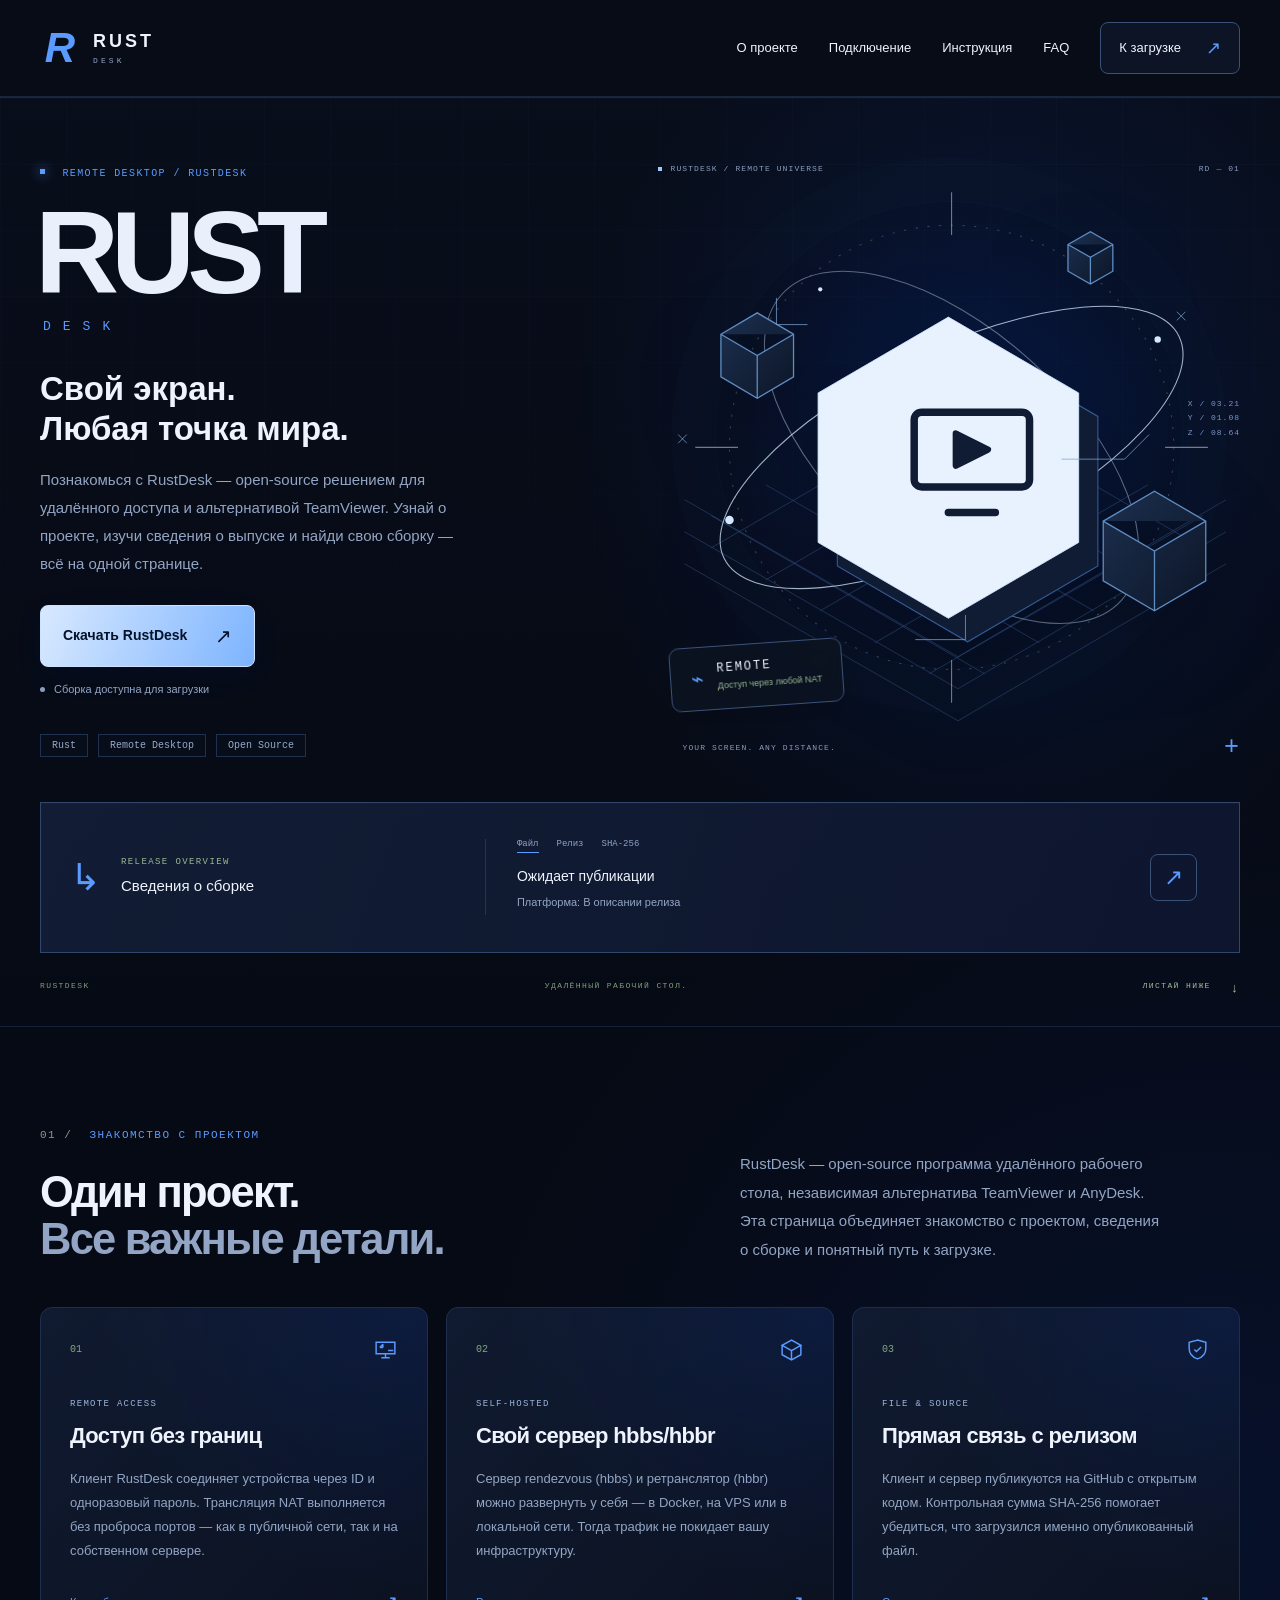
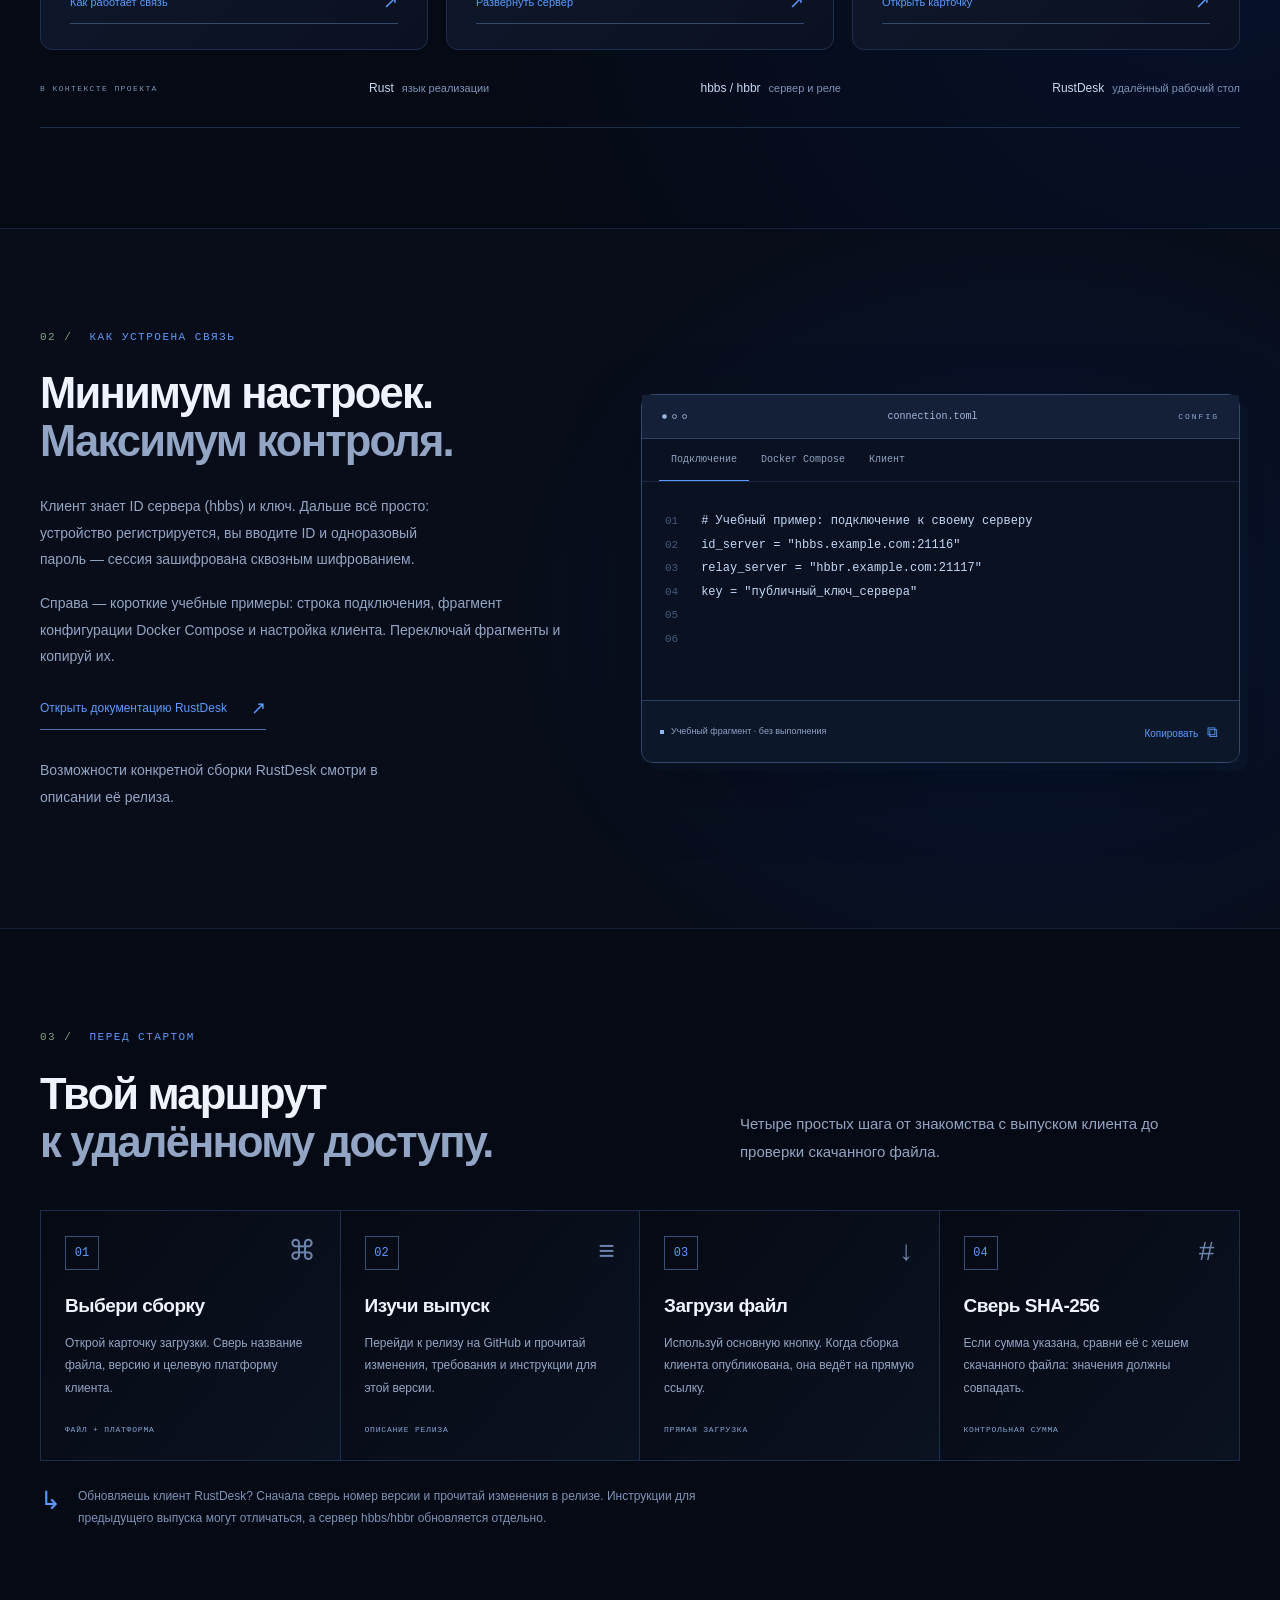
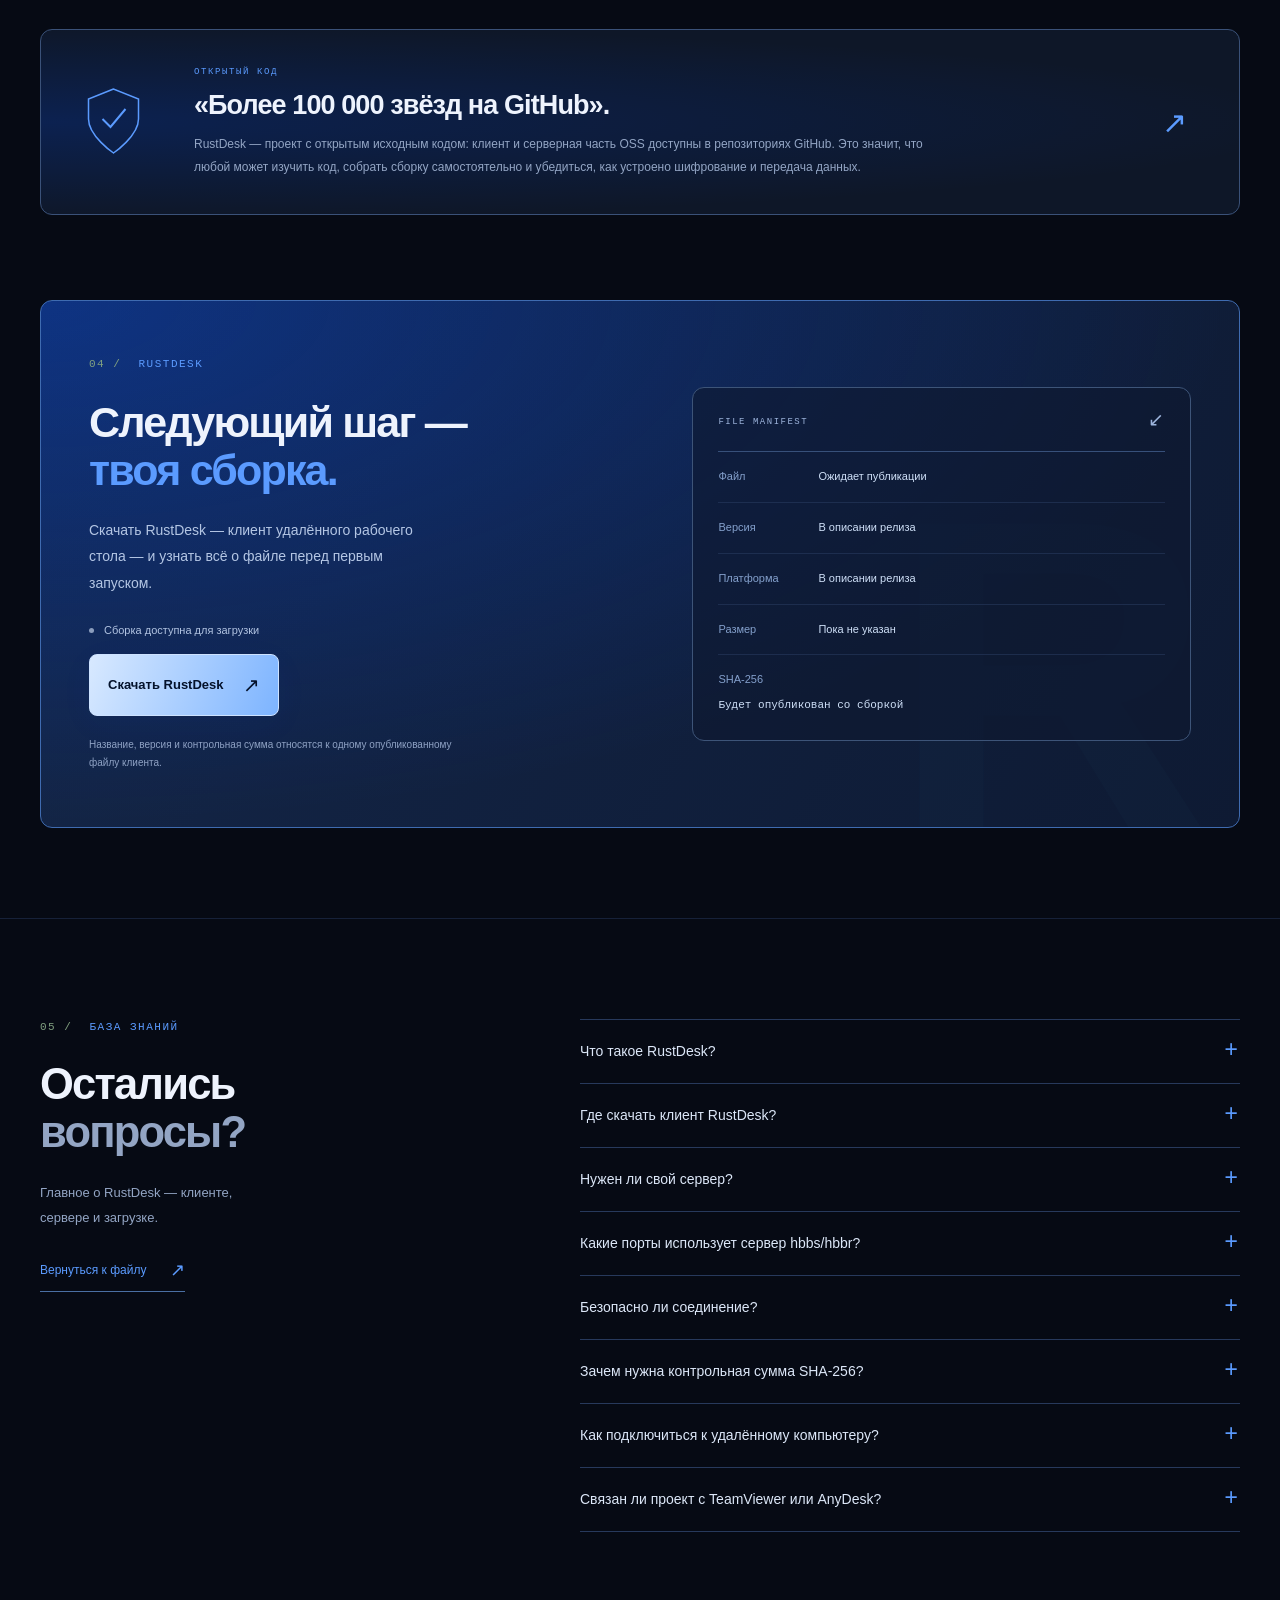
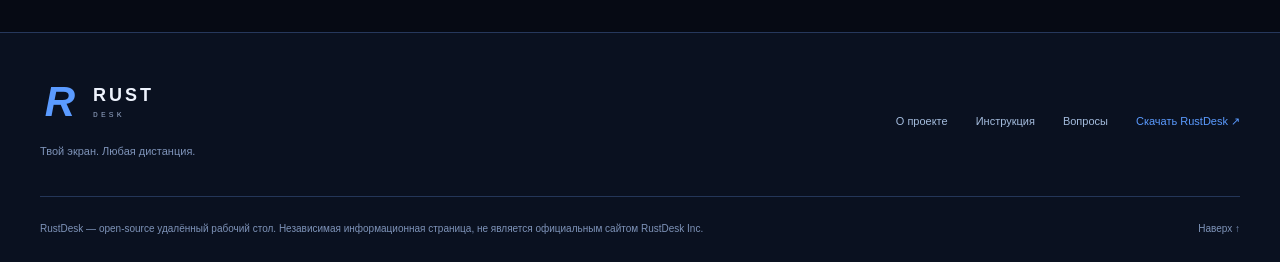
<file: index.html>
<!doctype html>
<html lang="ru">
<head>
  <meta charset="utf-8">
  <meta name="viewport" content="width=device-width, initial-scale=1">
  <meta name="theme-color" content="#060a14">
  <title>RustDesk — удалённый рабочий стол: скачать и узнать о проекте</title>
  <meta name="description" content="RustDesk — open-source удалённый рабочий стол, альтернатива TeamViewer: сведения о проекте, загрузка клиента, версия, платформа и SHA-256. Самостоятельный хостинг сервера, инструкция и ответы на вопросы.">
  <meta name="robots" content="index,follow">
  <meta property="og:type" content="website">
  <meta property="og:site_name" content="RustDesk">
  <meta property="og:title" content="RustDesk — удалённый рабочий стол: скачать и узнать о проекте">
  <meta property="og:description" content="Знакомство с RustDesk — open-source решением для удалённого доступа: клиент, сервер, шифрование, инструкция по загрузке и миру Rust. Все сведения о файле в одном месте.">
  <meta property="og:locale" content="ru_RU">
  <meta name="twitter:card" content="summary_large_image">
  <meta name="twitter:title" content="RustDesk — удалённый рабочий стол: скачать и узнать о проекте">
  <meta name="twitter:description" content="Знакомство с RustDesk — open-source решением для удалённого доступа: клиент, сервер, шифрование, инструкция по загрузке.">
  <!-- SEO_ORIGIN_START --><!-- SEO_ORIGIN_END -->
  <script type="application/ld+json" id="software-schema">{"@context":"https://schema.org","@type":"SoftwareApplication","name":"RustDesk","applicationCategory":"UtilitiesApplication","operatingSystem":"Windows, macOS, Linux, Android, iOS","description":"RustDesk — open-source удалённый рабочий стол: сведения о проекте, загрузка клиента, версия, платформа и SHA-256. Самостоятельный хостинг сервера, инструкция и ответы на вопросы."}</script>
  <link rel="icon" type="image/svg+xml" href="data:image/svg+xml,%3Csvg xmlns='http://www.w3.org/2000/svg' viewBox='0 0 40 40'%3E%3Crect width='40' height='40' rx='10' fill='%23060a14'/%3E%3Crect x='7' y='9' width='26' height='17' rx='2.5' fill='none' stroke='%235b9bff' stroke-width='2.5'/%3E%3Cpath d='M14 31h12' stroke='%235b9bff' stroke-width='2.5' stroke-linecap='round'/%3E%3Cpath d='m17 14 7 3.5-7 3.5Z' fill='%235b9bff'/%3E%3C/svg%3E">
  <link rel="stylesheet" href="./style.css">
  <link rel="stylesheet" href="./effects.css">
  <script src="./config.js" defer></script>
  <script src="./script.js" defer></script>
</head>
<body class="rustdesk">
  <a class="skip" href="#main">Перейти к содержанию</a>
  <header class="site-header">
    <div class="wrap header-inner">
      <a class="brand" href="#main" aria-label="RustDesk — главная"><span class="logo-mark" aria-hidden="true">R</span><span>RUST<span class="brand-sub">DESK</span></span></a>
      <nav id="site-nav" aria-label="Главная навигация"><a href="#about">О проекте</a><a href="#details">Подключение</a><a href="#guide">Инструкция</a><a href="#faq">FAQ</a><a class="nav-download" href="#download">К загрузке <span aria-hidden="true">↗</span></a></nav>
      <button class="menu-toggle" type="button" aria-controls="site-nav" aria-expanded="false" aria-label="Открыть меню"><span></span><span></span></button>
    </div>
  </header>
  <main id="main">
    <section class="hero" aria-labelledby="hero-title">
      <div class="hero-grid" aria-hidden="true"></div>
      <div class="wrap hero-layout">
        <div class="hero-copy">
          <p class="eyebrow"><span class="mini-dot"></span> REMOTE DESKTOP / RUSTDESK</p>
          <h1 id="hero-title">RUST<span>DESK</span></h1>
          <h2>Свой экран.<br>Любая точка мира.</h2>
          <p class="hero-description">Познакомься с RustDesk — open-source решением для удалённого доступа и альтернативой TeamViewer. Узнай о проекте, изучи сведения о выпуске и найди свою сборку — всё на одной странице.</p>
          <div class="actions"><a class="button" href="#download" data-download>Скачать RustDesk <span aria-hidden="true">↗</span></a></div>
          <p class="note download-status"><span class="status-dot" aria-hidden="true"></span><span data-field="downloadStatus">Ссылка на сборку скоро появится</span></p>
          <div class="hero-tags" aria-label="Тематика проекта"><span>Rust</span><span>Remote Desktop</span><span>Open Source</span></div>
        </div>
        <div class="hero-visual" aria-label="Иллюстрация RustDesk: экран удалённого доступа среди орбит и объёмных блоков" role="img">
          <div class="visual-halo"></div>
          <div class="visual-topline"><span><i></i> RUSTDESK / REMOTE UNIVERSE</span><span>RD — 01</span></div>
          <svg class="orbit-art" viewBox="0 0 600 570" fill="none" aria-hidden="true">
            <defs><linearGradient id="orbitStroke" x1="100" y1="60" x2="510" y2="470"><stop stop-color="#d5e8ff"/><stop offset="1" stop-color="#345c96"/></linearGradient><linearGradient id="hexFill" x1="177" y1="174" x2="390" y2="420"><stop stop-color="#e8f2ff"/><stop offset=".5" stop-color="#a3c8f7"/><stop offset="1" stop-color="#3a7bd5"/></linearGradient><linearGradient id="blockFill" x1="0" y1="0" x2="1" y2="1"><stop stop-color="#1c3050"/><stop offset="1" stop-color="#0c1526"/></linearGradient></defs>
            <g stroke="#33507e" stroke-width=".7" opacity=".7"><path d="M53 350 309 497 560 350M53 380l256 147 251-147M53 320l256 147 251-147M78 365 334 217M129 395l256-148M180 424l256-148M231 454l256-148M282 483l256-148M334 483 78 335M385 454 129 306M436 424 180 276M487 395 231 247M538 365 282 217"/></g>
            <g class="orbit-rings" stroke="url(#orbitStroke)"><ellipse cx="303" cy="271" rx="237" ry="91" transform="rotate(-26 303 271)" opacity=".75"/><ellipse cx="303" cy="271" rx="214" ry="110" transform="rotate(42 303 271)" opacity=".4"/><circle cx="303" cy="271" r="208" stroke-dasharray="2 9" opacity=".22"/><path d="M303 32v40m0 398v40M63 271h40m400 0h40" opacity=".5"/></g>
            <g fill="url(#blockFill)" stroke="#5f8ec4" stroke-width="1.2"><path d="m87 165 34-20 34 20v40l-34 20-34-20Zm0 0 34 20 34-20m-34 20v40"/><path d="m445 340 48-28 48 28v56l-48 28-48-28Zm0 0 48 28 48-28m-48 28v56"/><path d="m412 81 21-12 21 12v25l-21 12-21-12Zm0 0 21 12 21-12m-21 12v25"/></g>
            <path d="m309 158 122 71v140l-122 71-122-71V220Z" fill="#0f1c33" transform="translate(9 13)" stroke="#345c96" stroke-width="1"/>
            <path d="m300 149 122 71v140l-122 71-122-71V220Z" fill="url(#hexFill)" stroke="#d5e8ff" stroke-width=".8"/>
            <g stroke="#0f1c33" stroke-width="7" stroke-linecap="round" stroke-linejoin="round" fill="none"><rect x="268" y="238" width="108" height="70" rx="7"/><path d="M300 332h44"/></g>
            <g stroke="#0f1c33" stroke-width="6" stroke-linecap="round" stroke-linejoin="round"><path d="m307 258 30 15-30 15Z" fill="#0f1c33"/></g>
            <g fill="#d5e8ff"><circle cx="95" cy="339" r="4"/><circle cx="496" cy="170" r="3"/><circle cx="180" cy="123" r="2"/></g>
            <g stroke="#7ea3d0" stroke-width=".7"><path d="M168 156h-29v-25M406 282h59l23-23M316 428v23h-47"/><path d="m47 259 8 8m0-8-8 8m467-123 8 8m0-8-8 8"/></g>
          </svg>
          <div class="visual-label label-luau"><span class="label-symbol">⌁</span><div><strong>REMOTE</strong><span>Доступ через любой NAT</span></div></div>
          <div class="visual-coordinate">X / 03.21<br>Y / 01.08<br>Z / 08.64</div>
          <div class="visual-bottomline"><span>YOUR SCREEN. ANY DISTANCE.</span><span class="visual-cross">+</span></div>
        </div>
      </div>
      <div class="wrap release-glance">
        <div class="glance-caption"><span class="glance-icon" aria-hidden="true">↳</span><div><span>RELEASE OVERVIEW</span><strong>Сведения о сборке</strong></div></div>
        <div class="glance-content"><div class="detail-tabs" aria-label="Сведения о загрузке"><button type="button" data-detail="file" aria-pressed="true">Файл</button><button type="button" data-detail="release" aria-pressed="false">Релиз</button><button type="button" data-detail="hash" aria-pressed="false">SHA-256</button></div><div class="detail-panel" data-panel="file"><strong data-field="fileName">Появится вместе со сборкой</strong><p>Платформа: <span data-field="platform">Уточняется для сборки</span></p></div><div class="detail-panel" data-panel="release" hidden><strong>Версия: <span data-field="version">Указана в релизе</span></strong><p data-field="releaseHost">Источник будет указан с релизом</p></div><div class="detail-panel" data-panel="hash" hidden><strong>Контрольная сумма файла</strong><p class="hash" data-field="sha256">Пока не опубликован</p></div></div>
        <a class="glance-link" href="#download" aria-label="Перейти к полной карточке сборки">↗</a>
      </div>
      <div class="wrap hero-bottom"><span>RUSTDESK</span><span>УДАЛЁННЫЙ РАБОЧИЙ СТОЛ.</span><a href="#about">ЛИСТАЙ НИЖЕ <span aria-hidden="true">↓</span></a></div>
    </section>

    <section class="section" id="about" aria-labelledby="about-title">
      <div class="wrap">
        <div class="section-heading"><div><p class="eyebrow"><span class="section-index">01 /</span> ЗНАКОМСТВО С ПРОЕКТОМ</p><h2 id="about-title">Один проект.<br><span>Все важные детали.</span></h2></div><p class="section-intro">RustDesk — open-source программа удалённого рабочего стола, независимая альтернатива TeamViewer и AnyDesk. Эта страница объединяет знакомство с проектом, сведения о сборке и понятный путь к загрузке.</p></div>
        <div class="grid-three">
          <article class="card"><div class="card-top"><span class="card-number">01</span><svg class="line-icon" viewBox="0 0 24 24" fill="none" stroke="currentColor" stroke-width="1.4" aria-hidden="true"><path d="M3 5h18v11H3zM8 20h8m-4-4v4M6.5 10l3-3m0 3h-3m3 0v-3m5 6h5"/></svg></div><span class="card-label">REMOTE ACCESS</span><h3>Доступ без границ</h3><p>Клиент RustDesk соединяет устройства через ID и одноразовый пароль. Трансляция NAT выполняется без проброса портов — как в публичной сети, так и на собственном сервере.</p><a class="text-link" href="#details">Как работает связь <span aria-hidden="true">↗</span></a></article>
          <article class="card"><div class="card-top"><span class="card-number">02</span><svg class="line-icon" viewBox="0 0 24 24" fill="none" stroke="currentColor" stroke-width="1.4" aria-hidden="true"><path d="M12 3 3 8l9 5 9-5-9-5Zm-9 5v9l9 5 9-5V8M12 13v9"/></svg></div><span class="card-label">SELF-HOSTED</span><h3>Свой сервер hbbs/hbbr</h3><p>Сервер rendezvous (hbbs) и ретранслятор (hbbr) можно развернуть у себя — в Docker, на VPS или в локальной сети. Тогда трафик не покидает вашу инфраструктуру.</p><a class="text-link" href="#guide">Развернуть сервер <span aria-hidden="true">↗</span></a></article>
          <article class="card"><div class="card-top"><span class="card-number">03</span><svg class="line-icon" viewBox="0 0 24 24" fill="none" stroke="currentColor" stroke-width="1.4" aria-hidden="true"><path d="M12 3 4 5v6c0 5 3.4 8.4 8 10 4.6-1.6 8-5 8-10V5l-8-2Zm-3 9 2 2 4.5-4.5"/></svg></div><span class="card-label">FILE &amp; SOURCE</span><h3>Прямая связь с релизом</h3><p>Клиент и сервер публикуются на GitHub с открытым кодом. Контрольная сумма SHA-256 помогает убедиться, что загрузился именно опубликованный файл.</p><a class="text-link" href="#download">Открыть карточку <span aria-hidden="true">↗</span></a></article>
        </div>
        <div class="context-strip"><span class="context-label">В КОНТЕКСТЕ ПРОЕКТА</span><span><b>Rust</b> язык реализации</span><span><b>hbbs / hbbr</b> сервер и реле</span><span><b>RustDesk</b> удалённый рабочий стол</span></div>
      </div>
    </section>

    <section class="section detail-section" id="details" aria-labelledby="details-title">
      <div class="wrap code-layout">
        <div class="code-copy"><p class="eyebrow"><span class="section-index">02 /</span> КАК УСТРОЕНА СВЯЗЬ</p><h2 id="details-title">Минимум настроек.<br><span>Максимум контроля.</span></h2><p class="section-intro">Клиент знает ID сервера (hbbs) и ключ. Дальше всё просто: устройство регистрируется, вы вводите ID и одноразовый пароль — сессия зашифрована сквозным шифрованием.</p><p>Справа — короткие учебные примеры: строка подключения, фрагмент конфигурации Docker Compose и настройка клиента. Переключай фрагменты и копируй их.</p><a class="text-link" href="https://rustdesk.com/docs" target="_blank" rel="noopener noreferrer">Открыть документацию RustDesk <span aria-hidden="true">↗</span></a><p class="code-caption">Возможности конкретной сборки RustDesk смотри в описании её релиза.</p></div>
        <div class="code-window" data-glow>
          <div class="code-titlebar"><span class="window-dots" aria-hidden="true"><i></i><i></i><i></i></span><span>connection.toml</span><span class="code-language">CONFIG</span></div>
          <div class="code-toolbar" aria-label="Учебные примеры кода"><button type="button" data-sample="hello" aria-pressed="true">Подключение</button><button type="button" data-sample="table" aria-pressed="false">Docker Compose</button><button type="button" data-sample="function" aria-pressed="false">Клиент</button></div>
          <div class="code-body"><div class="line-numbers" aria-hidden="true">01<br>02<br>03<br>04<br>05<br>06</div><pre><code id="code-sample"># Учебный пример: подключение к своему серверу
id_server = "hbbs.example.com:21116"
relay_server = "hbbr.example.com:21117"
key = "публичный_ключ_сервера"</code></pre></div>
          <div class="code-footer"><span><i></i> Учебный фрагмент · без выполнения</span><button class="copy-code" type="button" data-copy-code>Копировать <span aria-hidden="true">⧉</span></button></div>
        </div>
      </div>
    </section>

    <section class="section guide-section" id="guide" aria-labelledby="guide-title">
      <div class="wrap"><div class="section-heading"><div><p class="eyebrow"><span class="section-index">03 /</span> ПЕРЕД СТАРТОМ</p><h2 id="guide-title">Твой маршрут<br><span>к удалённому доступу.</span></h2></div><p class="section-intro">Четыре простых шага от знакомства с выпуском клиента до проверки скачанного файла.</p></div>
        <div class="guide-grid">
          <article class="guide-step"><div class="step-top"><span>01</span><span class="step-symbol" aria-hidden="true">⌘</span></div><h3>Выбери сборку</h3><p>Открой карточку загрузки. Сверь название файла, версию и целевую платформу клиента.</p><span class="step-tag">ФАЙЛ + ПЛАТФОРМА</span></article>
          <article class="guide-step"><div class="step-top"><span>02</span><span class="step-symbol" aria-hidden="true">≡</span></div><h3>Изучи выпуск</h3><p>Перейди к релизу на GitHub и прочитай изменения, требования и инструкции для этой версии.</p><span class="step-tag">ОПИСАНИЕ РЕЛИЗА</span></article>
          <article class="guide-step"><div class="step-top"><span>03</span><span class="step-symbol" aria-hidden="true">↓</span></div><h3>Загрузи файл</h3><p>Используй основную кнопку. Когда сборка клиента опубликована, она ведёт на прямую ссылку.</p><span class="step-tag">ПРЯМАЯ ЗАГРУЗКА</span></article>
          <article class="guide-step"><div class="step-top"><span>04</span><span class="step-symbol" aria-hidden="true">#</span></div><h3>Сверь SHA-256</h3><p>Если сумма указана, сравни её с хешем скачанного файла: значения должны совпадать.</p><span class="step-tag">КОНТРОЛЬНАЯ СУММА</span></article>
        </div>
        <div class="guide-note"><span aria-hidden="true">↳</span><p>Обновляешь клиент RustDesk? Сначала сверь номер версии и прочитай изменения в релизе. Инструкции для предыдущего выпуска могут отличаться, а сервер hbbs/hbbr обновляется отдельно.</p></div>
      </div>
    </section>

    <section class="trust-section" id="trust" aria-labelledby="trust-title">
      <div class="wrap trust-card"><div class="trust-symbol" aria-hidden="true"><svg viewBox="0 0 64 72" fill="none"><path d="M32 3 7 13v20c0 17 25 34 25 34s25-17 25-34V13L32 3Z" stroke="currentColor" stroke-width="1.5"/><path d="m21 33 8 8 15-18" stroke="currentColor" stroke-width="2"/></svg></div><div class="trust-copy"><p class="eyebrow">ОТКРЫТЫЙ КОД</p><h2 id="trust-title">«Более 100 000 звёзд на GitHub».</h2><p>RustDesk — проект с открытым исходным кодом: клиент и серверная часть OSS доступны в репозиториях GitHub. Это значит, что любой может изучить код, собрать сборку самостоятельно и убедиться, как устроено шифрование и передача данных.</p></div><a class="trust-link" href="#download" aria-label="Перейти к сведениям о файле">↗</a></div>
    </section>

    <section class="section download-section" id="download" aria-labelledby="download-heading">
      <div class="wrap download-block"><div class="download-watermark" aria-hidden="true">R</div><div class="release-grid"><div class="download-copy"><p class="eyebrow"><span class="section-index">04 /</span> RUSTDESK</p><h2 id="download-heading">Следующий шаг —<br><span>твоя сборка.</span></h2><p class="section-intro">Скачать RustDesk — клиент удалённого рабочего стола — и узнать всё о файле перед первым запуском.</p><p class="download-state"><span class="status-dot" aria-hidden="true"></span><span data-field="downloadStatus">Ссылка на сборку скоро появится</span></p><div class="actions"><a class="button" href="#download" data-download>Скачать RustDesk <span aria-hidden="true">↗</span></a><a class="button secondary" href="#download" data-release hidden target="_blank" rel="noopener noreferrer">Открыть релиз <span aria-hidden="true">↗</span></a></div><noscript>Включи JavaScript, чтобы увидеть настроенную ссылку на загрузку и актуальные сведения о сборке клиента.</noscript><p class="note download-note">Название, версия и контрольная сумма относятся к одному опубликованному файлу клиента.</p></div><div class="release-spec-card"><div class="spec-title"><span>FILE MANIFEST</span><span aria-hidden="true">↙</span></div><dl class="release-spec"><div><dt>Файл</dt><dd data-field="fileName">Появится вместе со сборкой</dd></div><div><dt>Версия</dt><dd data-field="version">Указана в релизе</dd></div><div><dt>Платформа</dt><dd data-field="platform">Уточняется для сборки</dd></div><div><dt>Размер</dt><dd data-field="fileSize">Пока не указан</dd></div><div class="hash-row"><dt>SHA-256</dt><dd class="hash" data-field="sha256">Пока не опубликован</dd></div></dl><button type="button" class="small-button" data-copy-hash hidden>Скопировать SHA-256 <span aria-hidden="true">⧉</span></button></div></div></div>
    </section>

    <section class="section" id="faq" aria-labelledby="faq-title"><div class="wrap faq-layout"><div><p class="eyebrow"><span class="section-index">05 /</span> БАЗА ЗНАНИЙ</p><h2 id="faq-title">Остались<br><span>вопросы?</span></h2><p class="section-intro">Главное о RustDesk — клиенте, сервере и загрузке.</p><a class="text-link" href="#download">Вернуться к файлу <span aria-hidden="true">↗</span></a></div><div class="faq-list">
      <details><summary>Что такое RustDesk?</summary><p>RustDesk — программа удалённого рабочего стола с открытым исходным кодом, позиционируемая как альтернатива TeamViewer и AnyDesk. Клиент работает на Windows, macOS, Linux и Android, а также есть веб-клиент. Возможности конкретной сборки описаны в её релизе.</p></details>
      <details><summary>Где скачать клиент RustDesk?</summary><p>Перейди к карточке загрузки на этой странице. Кнопка «Скачать RustDesk» открывает опубликованный файл клиента, а «Открыть релиз» — описание выпуска на GitHub. Если файл ещё не добавлен, страница показывает статус и сообщает, что ссылка появится позже.</p></details>
      <details><summary>Нужен ли свой сервер?</summary><p>Нет: клиент работает через публичную сеть RustDesk без настройки. Но RustDesk Server (hbbs — сервер рандеву, hbbr — реле) можно развернуть самостоятельно — в Docker, на VPS или в локальной сети. Тогда все соединения проходят только через вашу инфраструктуру.</p></details>
      <details><summary>Какие порты использует сервер hbbs/hbbr?</summary><p>Базовый набор: TCP 21114–21119 и UDP 21116. Точный перечень зависит от выпуска сервера и схемы развёртывания — сверяйся с документацией RustDesk для своей версии.</p></details>
      <details><summary>Безопасно ли соединение?</summary><p>RustDesk использует сквозное шифрование сессий, а при собственном сервере — ключ подключения (public key hbbs). Исходный код открыт, поэтому механизм шифрования можно изучить самостоятельно. Размещение кода на GitHub само по себе не заменяет независимый аудит.</p></details>
      <details><summary>Зачем нужна контрольная сумма SHA-256?</summary><p>SHA-256 — цифровой отпечаток файла. Если хеш загрузки совпадает с опубликованным значением, это помогает подтвердить совпадение файлов. Контрольная сумма не является отчётом о проверке безопасности клиента.</p></details>
      <details><summary>Как подключиться к удалённому компьютеру?</summary><p>Установи клиент на оба устройства, запомни ID и одноразовый пароль удалённой машины (или задай постоянный пароль в настройках), введи ID на своём компьютере и подтверди подключение. Для работы через свой сервер укажи ID сервера и ключ в настройках клиента.</p></details>
      <details><summary>Связан ли проект с TeamViewer или AnyDesk?</summary><p>RustDesk — независимый open-source проект. Эта страница не является сайтом TeamViewer, AnyDesk или RustDesk Inc. и не заявляет о партнёрстве с ними.</p></details>
    </div></div></section>
  </main>
  <footer class="site-footer"><div class="wrap"><div class="footer-main"><div><a class="brand" href="#main"><span class="logo-mark" aria-hidden="true">R</span><span>RUST<span class="brand-sub">DESK</span></span></a><p>Твой экран. Любая дистанция.</p></div><div class="footer-nav"><a href="#about">О проекте</a><a href="#guide">Инструкция</a><a href="#faq">Вопросы</a><a href="#download" data-download>Скачать RustDesk ↗</a></div></div><div class="footer-bottom"><p>RustDesk — open-source удалённый рабочий стол. Независимая информационная страница, не является официальным сайтом RustDesk Inc.</p><a href="#main">Наверх ↑</a></div></div></footer>
  <dialog id="download-dialog" aria-labelledby="download-title"><button class="dialog-close" type="button" aria-label="Закрыть">×</button><span class="dialog-symbol" aria-hidden="true">↓</span><p class="eyebrow">RUSTDESK / DOWNLOAD</p><h2 id="download-title">Сборка готовится<br>к публикации.</h2><p>Прямая ссылка на файл клиента появится здесь. Сейчас скачивание недоступно.</p><p class="note">Имя файла, платформа, версия и размер будут указаны вместе с выпуском.</p></dialog>
  <div id="toast" role="status" aria-live="polite" hidden></div>
</body>
</html>
</file>
<file: style.css>
/* Xeno — a static, self-contained graphite and ice-blue interface. */
:root{color-scheme:dark;--bg:#081209;--panel:#102011;--ink:#f0f8ed;--muted:#9bb599;--accent:#b3f190;--button-ink:#091607;--line:#243d24;--trail-color:#b3f190;--mono:Consolas,"Cascadia Code","Courier New",monospace;--sans:"Segoe UI",Arial,sans-serif}
*{box-sizing:border-box}html{scroll-behavior:smooth;scroll-padding-top:95px}body{margin:0;color:var(--ink);font:16px/1.7 var(--sans);background:radial-gradient(ellipse 60% 15% at 95% 30%,#1c471216,transparent),var(--bg)}body,button,a{-webkit-tap-highlight-color:transparent}button{font:inherit;cursor:pointer}a{color:inherit;text-decoration:none}button,a,summary{touch-action:manipulation}a:focus-visible,button:focus-visible,summary:focus-visible{outline:2px solid var(--accent);outline-offset:5px}a:hover{color:var(--accent)}::selection{background:var(--accent);color:var(--bg)}svg,img{max-width:100%}[hidden]{display:none!important}p{margin:0 0 18px}button{border-radius:0}main{overflow:clip}h1,h2,h3{margin:0;font-weight:600;line-height:1.1}h2{font-size:clamp(32px,3.4vw,49px);letter-spacing:-1.8px}h2>span{color:var(--muted)}h3{font-size:23px;letter-spacing:-.65px}.wrap{width:min(1200px,calc(100% - 80px));margin-inline:auto}.eyebrow{font:11px/1.6 var(--mono);letter-spacing:1.5px;color:var(--accent);margin:0 0 24px}.section-index{color:#81a180;margin-right:9px}.note{font-size:12px;color:var(--muted)}.skip{position:fixed;left:18px;top:-80px;z-index:150;background:var(--accent);color:var(--bg);padding:12px 18px}.skip:focus{top:15px}.site-header{position:relative;z-index:30;border-bottom:1px solid #233921b3;background:#09140acc}.header-inner{display:flex;align-items:center;justify-content:space-between;min-height:96px;gap:32px}.brand{display:inline-flex;align-items:center;gap:13px;font-size:18px;line-height:1;font-weight:700;letter-spacing:3px}.logo-mark{display:grid;place-items:center;width:40px;height:42px;position:relative;color:var(--accent);font:italic 900 42px/.9 Arial,sans-serif;letter-spacing:-6px;padding-right:6px}.brand-sub{display:block;margin-top:7px;color:var(--muted);font:8px/1 var(--mono);letter-spacing:3.1px}#site-nav{display:flex;align-items:center;gap:31px;font-size:13px}#site-nav a{transition:color .2s}.nav-download{display:inline-flex;gap:25px;align-items:center;border:1px solid #3d583a;background:#1a2e1966;padding:10px 18px}.nav-download span{font-size:18px;color:var(--accent)}.menu-toggle{display:none;flex-shrink:0;width:44px;height:44px;border:1px solid var(--line);background:var(--panel);color:var(--ink);padding:10px}.menu-toggle span{display:block;margin:5px 0;width:22px;height:1px;background:currentColor}.button{display:inline-flex;align-items:center;justify-content:space-between;gap:28px;min-height:53px;padding:13px 22px;border:1px solid #d1fbb9;background:linear-gradient(110deg,#d6fabc,#a9eb89);color:var(--button-ink);font-size:14px;font-weight:650;transition:transform .2s,box-shadow .2s,border-color .2s;box-shadow:0 8px 35px #7bdb500b}.button span{font-size:20px;font-weight:400}.button:hover{color:var(--button-ink);transform:translateY(-3px);box-shadow:0 8px 30px #81dc5525}.button.secondary{border-color:#3c543b;background:#10221199;color:var(--ink);box-shadow:none}.button.secondary:hover{border-color:var(--accent);color:var(--accent)}.actions{display:flex;align-items:center;flex-wrap:wrap;gap:13px}.mini-dot{display:inline-block;width:5px;height:5px;background:var(--accent);box-shadow:0 0 12px #9cf972;margin-right:10px;vertical-align:2px}.hero{position:relative;isolation:isolate;padding:60px 0 0;background:radial-gradient(ellipse 42% 66% at 78% 36%,#4b9c2d20,transparent 80%),linear-gradient(180deg,#10221120,transparent)}.hero-grid{position:absolute;inset:0;z-index:-1;background-image:linear-gradient(#8db07a05 1px,transparent 1px),linear-gradient(90deg,#8db07a05 1px,transparent 1px);background-size:66px 66px;mask-image:linear-gradient(to bottom,#000,transparent 90%)}.hero-layout{display:grid;grid-template-columns:1fr 1fr;gap:35px;align-items:center}.hero-copy{padding:8px 0 30px}.hero .eyebrow{font-size:10px;letter-spacing:1.4px;margin-bottom:25px}.hero h1{font:800 clamp(80px,9.1vw,131px)/.8 Arial,var(--sans);letter-spacing:-8px;margin-left:-5px;color:#edf8e9}.hero h1>span{display:block;font:400 13px/1.3 var(--mono);letter-spacing:12px;margin:19px 0 0 8px;color:var(--accent)}.hero h2{font-size:33px;line-height:1.2;letter-spacing:-1px;margin:33px 0 18px}.hero-description{font-size:15px;line-height:1.85;color:var(--muted);max-width:440px;margin-bottom:28px}.download-status{display:flex;align-items:center;gap:9px;margin:13px 0 0;font-size:11px}.status-dot{display:inline-block;flex-shrink:0;width:5px;height:5px;background:#93b190;border-radius:50%}.hero-tags{display:flex;flex-wrap:wrap;gap:10px;margin-top:35px;color:#9eb99a;font:10px var(--mono)}.hero-tags span{padding:5px 11px;border:1px solid #294026;background:#1f321c1c}.hero-visual{position:relative;min-width:0;align-self:stretch;min-height:530px;margin-top:0}.visual-halo{position:absolute;width:80%;aspect-ratio:1;top:7%;left:10%;background:radial-gradient(circle,#559a3916 0,transparent 68%);border-radius:50%;box-shadow:0 0 0 1px #6098540b,0 0 0 45px #60985404}.orbit-art{position:absolute;width:110%;max-width:none;left:-5%;top:0;filter:drop-shadow(0 30px 40px #0004)}.visual-topline,.visual-bottomline{position:absolute;left:0;right:0;display:flex;align-items:center;justify-content:space-between;color:#91b68b;font:8px var(--mono);letter-spacing:1.1px}.visual-topline{top:6px}.visual-topline>span:first-child{display:flex;align-items:center;gap:9px}.visual-topline i{width:4px;height:4px;background:#b1e696;display:inline-block}.visual-bottomline{bottom:25px;left:25px}.visual-cross{font-size:25px;font-weight:200;color:var(--accent)}.visual-label{position:absolute;left:12px;bottom:80px;display:flex;align-items:center;gap:13px;padding:15px 20px;border:1px solid #406937;background:#0b1d0bdd;backdrop-filter:blur(12px);box-shadow:0 12px 30px #0003;transform:rotate(-4deg)}.label-symbol{font:21px var(--mono);color:var(--accent)}.visual-label strong{display:block;color:var(--ink);font:12px var(--mono);letter-spacing:2px}.visual-label div>span{font-size:9px;color:#94b790;display:block;margin-top:3px}.visual-coordinate{position:absolute;right:0;top:38%;font:8px/1.8 var(--mono);letter-spacing:1px;color:#76a56c}.release-glance{display:grid;grid-template-columns:1fr 1.65fr 60px;align-items:center;gap:30px;margin-top:15px;border:1px solid #395e34;background:linear-gradient(110deg,#152d14e6,#0d1f0dde);position:relative;padding:22px 29px;min-height:151px;box-shadow:inset 0 1px 0 #cdffb105}.glance-caption{display:flex;align-items:center;gap:20px}.glance-caption span:not(.glance-icon){display:block;font:9px var(--mono);letter-spacing:1.4px;color:#98b893}.glance-caption strong{display:block;font-size:15px;font-weight:500;margin-top:6px}.glance-icon{font-size:37px;font-weight:200;color:var(--accent);line-height:1}.glance-content{border-left:1px solid #3c5f3888;padding-left:31px;min-width:0}.detail-tabs{display:flex;gap:18px;align-items:center;margin:0 0 9px}.detail-tabs button{padding:0 0 3px;font:9px var(--mono);color:#93b490;border:0;border-bottom:1px solid transparent;background:none}.detail-tabs button[aria-pressed="true"]{color:var(--accent);border-color:var(--accent)}.detail-panel{min-height:53px;overflow-wrap:anywhere}.detail-panel strong{font-size:14px;font-weight:500}.detail-panel p{font-size:11px;color:var(--muted);margin:3px 0 0}.detail-panel .hash{font-size:10px}.glance-link{display:grid;place-items:center;width:47px;height:47px;border:1px solid #426c3b;font-size:23px;color:var(--accent);transition:background .2s}.glance-link:hover{background:#baf39716}.hero-bottom{display:flex;justify-content:space-between;gap:15px;margin-top:28px;padding-bottom:30px;font:8px var(--mono);letter-spacing:1.4px;color:#819f7d}.hero-bottom a{display:flex;gap:20px;color:#a1bd9c}.hero-bottom a span{font-size:13px}.section{padding:100px 0;border-top:1px solid #233922b3}.section-heading{display:grid;grid-template-columns:1.2fr 1fr;gap:100px;align-items:end;margin-bottom:43px}.section-heading .eyebrow{margin-bottom:24px}.section-intro{color:var(--muted);font-size:15px;line-height:1.9;margin-bottom:0;max-width:420px}.grid-three{display:grid;grid-template-columns:repeat(3,minmax(0,1fr));gap:18px}.card{padding:29px 29px 25px;border:1px solid var(--line);background:radial-gradient(ellipse at right top,#2e66241b,transparent 60%),linear-gradient(135deg,#122513,#0e1c0f);display:flex;flex-direction:column;transition:transform .25s,border-color .25s}.card:hover{transform:translateY(-4px);border-color:#608459}.card-top{display:flex;align-items:center;justify-content:space-between;margin-bottom:37px}.card-number{font:10px var(--mono);color:#80a77c}.line-icon{width:25px;height:25px;display:inline-block;flex-shrink:0;color:var(--accent)}.card-label{font:9px var(--mono);color:#9dc691;letter-spacing:1.3px;margin-bottom:14px}.card h3{font-size:22px;line-height:1.2;margin-bottom:17px}.card p{font-size:13px;line-height:1.85;color:var(--muted);margin:0 0 24px}.text-link{display:inline-flex;align-items:center;justify-content:space-between;gap:24px;width:fit-content;border-bottom:1px solid #518147;font-size:12px;padding-bottom:6px;color:var(--accent)}.text-link>span{font-size:18px;transition:transform .2s}.text-link:hover>span{transform:translate(2px,-2px)}.card .text-link{margin-top:auto;width:100%;font-size:11px;border-color:#324e30}.context-strip{display:flex;align-items:center;justify-content:space-between;gap:20px;border-bottom:1px solid var(--line);padding:28px 0;color:#769d72;font-size:11px}.context-label{font:8px var(--mono);letter-spacing:1.4px}.context-strip b{font-size:12px;color:#cbdfc7;font-weight:500;margin-right:5px}.detail-section{background:radial-gradient(ellipse 50% 75% at 80% 55%,#29742420,transparent 80%),#0b180c}.code-layout{display:grid;grid-template-columns:1fr 1.15fr;gap:80px;align-items:center}.code-copy h2{margin-bottom:27px}.code-copy p:not(.eyebrow){font-size:14px;color:var(--muted);line-height:1.9}.code-copy .section-intro{margin-bottom:17px}.code-copy .text-link{margin-top:5px}.code-copy .code-caption{font-size:11px;line-height:1.7;margin-top:27px;max-width:360px;color:#7fa27c}.code-window{min-width:0;border:1px solid #3f5f3c;box-shadow:0 24px 70px #0004,8px 8px 0 #355b3115;background:#0b1b0c;transform:rotate(1deg);position:relative}.code-titlebar{display:flex;align-items:center;justify-content:space-between;gap:20px;background:#152b15;border-bottom:1px solid #325030;padding:16px 20px;color:#aac5a8;font:10px var(--mono)}.window-dots{display:flex;gap:5px}.window-dots i{display:inline-block;width:5px;height:5px;border:1px solid #87a883;border-radius:50%}.window-dots i:first-child{background:#8bb384}.code-language{font-size:8px;letter-spacing:2px;color:#8ab786}.code-toolbar{display:flex;gap:0;align-items:center;padding:0 17px;border-bottom:1px solid #2a472980}.code-toolbar button{font:10px var(--mono);padding:15px 12px;border:0;border-bottom:1px solid transparent;color:#90b18e;background:transparent}.code-toolbar button[aria-pressed="true"]{color:var(--accent);border-bottom-color:var(--accent)}.code-body{display:flex;gap:23px;min-height:218px;padding:28px 23px 22px}.line-numbers{font:11px/2.15 var(--mono);color:#4a6f46;user-select:none}.code-body pre{font:12px/1.97 var(--mono);margin:0;overflow-x:auto;min-width:0;padding-bottom:8px;color:#c1f2b0}.code-body code{font:inherit}.code-footer{display:flex;justify-content:space-between;align-items:center;gap:15px;padding:15px 18px;border-top:1px solid #2f4f2c;font-size:9px;color:#8fb78b;background:#132a1260}.code-footer>span{display:flex;align-items:center;gap:7px}.code-footer i{display:inline-block;width:4px;height:4px;background:#a1dc88}.copy-code{border:0;color:var(--accent);background:none;font-size:10px;padding:3px;white-space:nowrap}.copy-code span{font-size:15px;margin-left:6px}.guide-grid{display:grid;grid-template-columns:repeat(4,minmax(0,1fr));gap:0;border:1px solid var(--line)}.guide-step{position:relative;padding:25px 24px 26px;background:linear-gradient(130deg,#10251000,#16301635);border-right:1px solid var(--line);display:flex;flex-direction:column}.guide-step:last-child{border-right:0}.step-top{display:flex;justify-content:space-between;align-items:center;margin-bottom:26px;font:12px var(--mono);color:var(--accent)}.step-top>span:first-child{display:grid;place-items:center;width:34px;height:34px;border:1px solid #40643d}.step-symbol{font:28px/1 var(--mono);color:#688d63}.guide-step h3{font-size:19px;letter-spacing:-.5px;margin-bottom:15px}.guide-step p{font-size:12px;line-height:1.9;color:var(--muted);margin-bottom:25px}.step-tag{font:8px var(--mono);color:#7baa6f;letter-spacing:.8px;margin-top:auto}.guide-note{display:flex;align-items:flex-start;gap:17px;margin-top:25px;max-width:690px;color:#88a883}.guide-note>span{font:25px var(--mono);color:var(--accent)}.guide-note p{font-size:12px;line-height:1.8;margin:0}.trust-section{padding:0 0 85px}.trust-card{display:grid;grid-template-columns:80px 1fr 50px;gap:33px;align-items:center;padding:35px 40px;border:1px solid #476a40;background:radial-gradient(ellipse at 0 50%,#36752830,transparent 75%),#0f220f}.trust-symbol{display:grid;place-items:center;width:65px;color:var(--accent)}.trust-symbol svg{width:65px;height:72px}.trust-copy .eyebrow{font-size:9px;margin-bottom:11px;letter-spacing:1.6px}.trust-copy h2{font-size:27px;letter-spacing:-.9px;margin-bottom:13px}.trust-copy p:last-child{font-size:12px;line-height:1.9;color:var(--muted);margin:0;max-width:745px}.trust-link{font-size:30px;color:var(--accent);text-align:center}.download-section{padding-top:0;border-top:0;padding-bottom:90px}.download-block{position:relative;padding:55px 48px;background:radial-gradient(ellipse at 0 0,#3f942b50,transparent 70%),linear-gradient(120deg,#1c4318,#112811);border:1px solid #52884a;overflow:hidden;isolation:isolate}.download-watermark{font:900 450px/1 Arial,sans-serif;color:#b9ffa104;position:absolute;right:25px;bottom:-75px;z-index:-1}.release-grid{display:grid;grid-template-columns:1.1fr 1fr;gap:55px;align-items:center}.download-copy h2{font-size:43px;line-height:1.13;margin-bottom:22px}.download-copy h2>span{color:var(--accent)}.download-copy .section-intro{font-size:14px;margin-bottom:25px;max-width:360px;color:#aed0aa}.download-copy .eyebrow{margin-bottom:24px}.download-state{display:flex;align-items:center;gap:10px;font-size:11px;color:#b4d0b2;margin-bottom:14px}.download-block .button{font-size:13px;gap:19px;padding-inline:18px}.download-block .button.secondary{background:#132c1299}.download-note{margin:20px 0 0;max-width:365px;font-size:10px;line-height:1.8;color:#91b98e}.release-spec-card{min-width:0;border:1px solid #496f45;background:#0c230b99;padding:24px 25px}.spec-title{display:flex;justify-content:space-between;align-items:center;font:9px var(--mono);letter-spacing:1.5px;color:#9bcf91;border-bottom:1px solid #436c3e;padding-bottom:20px}.spec-title>span:last-child{font-size:19px;line-height:1}.release-spec{margin:0}.release-spec>div{display:grid;grid-template-columns:80px minmax(0,1fr);gap:20px;padding:15px 0;border-bottom:1px solid #37593480;align-items:baseline}.release-spec>div:last-child{border-bottom:0;padding-bottom:0}.release-spec dt{font-size:11px;color:#84af80}.release-spec dd{font-size:11px;margin:0;color:#cbe3c8;overflow-wrap:anywhere;line-height:1.8}.hash{font:11px/1.8 var(--mono)}.release-spec .hash-row{grid-template-columns:1fr;gap:7px}.small-button{background:#27562144;color:var(--accent);border:1px solid #4a7445;padding:8px 11px;font-size:10px;margin-top:15px}.small-button span{margin-left:8px}noscript{display:block;font-size:12px;color:#b6d4b2;margin-top:15px}.faq-layout{display:grid;grid-template-columns:.8fr 1.2fr;gap:100px}.faq-layout h2{margin-bottom:25px}.faq-layout .section-intro{font-size:13px;max-width:240px}.faq-layout .text-link{margin-top:24px}.faq-list details{border-top:1px solid #2c462b;padding:21px 0}.faq-list details:last-child{border-bottom:1px solid #2c462b}.faq-list summary{list-style:none;position:relative;cursor:pointer;font-size:14px;line-height:1.5;padding-right:35px;color:#dbeed9}.faq-list summary::-webkit-details-marker{display:none}.faq-list summary:after{content:'+';position:absolute;right:2px;top:-3px;color:var(--accent);font:23px var(--mono)}.faq-list details[open] summary:after{content:'−'}.faq-list p{font-size:12px;line-height:1.9;margin:16px 27px 0 0;color:var(--muted)}.site-footer{padding:48px 0 25px;border-top:1px solid #2b472a;background:#0b1b0c}.footer-main{display:flex;justify-content:space-between;align-items:center;gap:40px;padding-bottom:35px}.footer-main>div>p{font-size:11px;color:#7ea77b;margin:18px 0 0}.footer-nav{display:flex;gap:28px;font-size:11px;color:#a9c5a6}.footer-nav a:last-child{color:var(--accent)}.footer-bottom{display:flex;align-items:center;justify-content:space-between;gap:30px;border-top:1px solid #294827;padding-top:23px;font-size:10px;color:#779c74}.footer-bottom p{margin:0}.footer-bottom a{white-space:nowrap}dialog{width:min(510px,calc(100% - 36px));padding:37px;border:1px solid #598a53;background:radial-gradient(ellipse at 0 0,#285f2244,transparent 70%),#112810;color:var(--ink);box-shadow:0 30px 100px #0008}dialog::backdrop{background:#020d03c9;backdrop-filter:blur(6px)}.dialog-close{position:absolute;top:8px;right:12px;background:none;border:0;padding:4px 10px;font-size:29px;color:var(--ink)}.dialog-symbol{display:inline-grid;place-items:center;width:46px;height:46px;border:1px solid #618d5b;font-size:25px;color:var(--accent);margin-bottom:25px}dialog .eyebrow{font-size:9px;margin-bottom:15px}dialog h2{font-size:31px;line-height:1.2;letter-spacing:-1px;margin-bottom:22px}dialog p{font-size:13px;color:#b3cfb0}dialog .note{font-size:11px;margin-bottom:0}#toast{position:fixed;left:50%;bottom:22px;transform:translateX(-50%);max-width:calc(100% - 32px);background:var(--accent);color:var(--bg);padding:12px 20px;font-size:13px;z-index:120;box-shadow:0 8px 30px #0004}
@media(min-width:1400px){.hero{padding-top:75px}.hero-visual{min-height:560px}.orbit-art{top:-15px}.visual-bottomline{bottom:28px}.label-luau{bottom:85px}}
@media(max-width:1100px){.wrap{width:calc(100% - 56px)}.hero h1{font-size:clamp(80px,10.5vw,120px)}.hero-layout{gap:10px;grid-template-columns:1.1fr 1fr}.hero-visual{min-height:510px}.orbit-art{top:50px;width:115%;left:-10%}.visual-topline{font-size:7px}.visual-topline>span:last-child{display:none}.visual-coordinate{top:37%;right:-7px}.visual-label{left:0;bottom:66px}.hero h2{font-size:30px}.hero-description{font-size:14px;max-width:370px}.hero .button{padding:12px 17px;gap:20px}.hero-tags{margin-top:26px}.release-glance{grid-template-columns:.9fr 1.3fr 46px;gap:24px;padding:21px}.section-heading{gap:60px}.card{padding:24px}.card h3{font-size:21px}.card p{font-size:12px}.code-layout{gap:45px}.code-body{gap:14px;padding-inline:18px}.code-body pre{font-size:11px;line-height:2.15}.guide-step{padding:23px 19px}.guide-step h3{font-size:18px}.download-block{padding:43px 35px}.release-grid{gap:32px}.download-copy h2{font-size:37px}.release-spec-card{padding:22px}.faq-layout{gap:60px}}
@media(max-width:850px){.header-inner{min-height:82px}#site-nav{gap:21px;font-size:12px}.nav-download{padding:8px 12px;gap:12px}.hero{padding-top:47px}.hero-layout{grid-template-columns:1.12fr 1fr;gap:0}.hero h1{font-size:91px;letter-spacing:-6px}.hero h1>span{font-size:10px;letter-spacing:10px}.hero h2{font-size:27px;margin-top:28px}.hero .eyebrow{font-size:8px}.hero-description{font-size:13px}.hero .button{font-size:12px;gap:15px;padding-inline:13px;min-height:49px}.hero .actions{gap:8px}.hero-visual{min-height:490px}.orbit-art{top:87px;width:127%;left:-18%}.visual-topline{top:55px;left:23px}.visual-label{padding:10px 13px;bottom:95px;left:5px}.visual-label strong{font-size:10px}.visual-coordinate{display:none}.visual-bottomline{left:15px;font-size:6px;bottom:64px}.release-glance{grid-template-columns:1fr 1.4fr 34px;gap:18px}.glance-caption{gap:12px}.glance-caption strong{font-size:13px}.glance-caption span:not(.glance-icon){font-size:8px}.glance-icon{font-size:28px}.glance-content{padding-left:20px}.glance-link{width:34px;height:34px;font-size:18px}.detail-panel strong{font-size:12px}.detail-panel p{font-size:10px}.hero-bottom{font-size:7px}.section{padding:75px 0}.section-heading{gap:35px}.section-intro{font-size:13px}.grid-three{gap:13px}.card{padding:21px}.card-top{margin-bottom:28px}.card h3{font-size:19px}.card .text-link{font-size:10px;gap:10px}.context-strip{flex-wrap:wrap;justify-content:flex-start;gap:15px 30px}.context-label{flex-basis:100%}.code-layout{grid-template-columns:1fr;gap:35px}.code-copy{display:grid;grid-template-columns:1fr 1fr;gap:0 45px}.code-copy .eyebrow{grid-column:1/-1}.code-copy h2{grid-row:2/4;align-self:center;margin:0}.code-copy .section-intro{grid-column:2}.code-copy>p:not(.eyebrow):not(.code-caption){font-size:13px}.code-copy .text-link{grid-column:2}.code-copy .code-caption{grid-column:2;font-size:10px;margin:17px 0 0}.code-window{transform:none}.code-body{min-height:235px}.code-body pre{font-size:13px;line-height:1.9}.line-numbers{font-size:11px;line-height:2.25}.guide-grid{grid-template-columns:repeat(2,minmax(0,1fr))}.guide-step:nth-child(2){border-right:0}.guide-step:nth-child(-n+2){border-bottom:1px solid var(--line)}.guide-step{padding:27px}.guide-step h3{font-size:21px}.guide-step p{font-size:13px}.step-top{margin-bottom:20px}.trust-section{padding-bottom:65px}.trust-card{padding:30px;grid-template-columns:60px 1fr 30px;gap:25px}.trust-copy h2{font-size:23px}.trust-copy p:last-child{font-size:11px}.trust-symbol{width:55px}.download-section{padding-top:0;padding-bottom:65px}.release-grid{grid-template-columns:1fr 1fr;gap:26px}.download-block{padding:35px 28px}.download-copy h2{font-size:31px;letter-spacing:-1.2px}.download-copy .section-intro{font-size:12px}.release-spec-card{padding:19px}.release-spec>div{grid-template-columns:67px minmax(0,1fr);gap:10px}.release-spec dd,.release-spec dt{font-size:10px}.faq-layout{grid-template-columns:.8fr 1.2fr;gap:35px}.faq-list summary{font-size:13px}.footer-nav{gap:18px;font-size:10px}}
@media(max-width:680px){html{scroll-padding-top:25px}.wrap{width:calc(100% - 36px)}.header-inner{min-height:76px}.brand{font-size:16px;gap:10px}.brand-sub{font-size:7px}.logo-mark{width:31px;font-size:36px}.menu-toggle{display:block}#site-nav{display:none;position:absolute;left:0;right:0;top:76px;background:#102510;flex-direction:column;align-items:stretch;gap:0;padding:12px 18px 18px;border-bottom:1px solid #497145;box-shadow:0 14px 25px #0004;font-size:14px}#site-nav.is-open{display:flex}#site-nav a{padding:11px 9px}.nav-download{margin-top:8px;justify-content:space-between}.hero{padding-top:37px}.hero-layout{grid-template-columns:1fr}.hero-copy{padding-bottom:0}.hero .eyebrow{font-size:9px;letter-spacing:1.1px;margin-bottom:27px}.hero h1{font-size:clamp(92px,23vw,135px);letter-spacing:-7px;line-height:.83;margin-left:-4px}.hero h1>span{font-size:11px;letter-spacing:12px;margin:18px 0 0 6px}.hero h2{font-size:29px;line-height:1.2;margin-top:29px}.hero-description{font-size:14px;max-width:430px;margin-bottom:23px}.hero .button{font-size:13px;min-height:52px;gap:23px;padding:12px 19px}.download-status{font-size:10px}.hero-tags{margin-top:23px;font-size:9px}.hero-visual{min-height:365px;width:min(420px,100%);margin:20px auto 0}.orbit-art{width:105%;left:-2.5%;top:-34px}.visual-topline{top:7px;left:10px;font-size:7px}.visual-halo{top:0}.visual-label{bottom:25px;left:7px;transform:rotate(-4deg);padding:12px 16px}.visual-label strong{font-size:11px}.visual-bottomline{bottom:0;font-size:7px;left:12px}.visual-bottomline>span:first-child{visibility:hidden}.release-glance{grid-template-columns:1fr 38px;padding:21px;gap:20px;margin-top:8px;min-height:0}.glance-caption{grid-column:1;gap:16px}.glance-caption strong{font-size:15px}.glance-caption span:not(.glance-icon){font-size:8px}.glance-icon{font-size:30px}.glance-link{grid-column:2;grid-row:1}.glance-content{grid-column:1/-1;border-left:0;border-top:1px solid #3a5e35;padding:17px 0 0}.detail-tabs{gap:23px;margin-bottom:12px}.detail-tabs button{font-size:11px}.detail-panel{min-height:57px}.detail-panel strong{font-size:13px}.detail-panel p{font-size:11px}.hero-bottom{font-size:7px;letter-spacing:.8px;margin-top:24px;gap:8px}.hero-bottom>span:nth-child(2){display:none}.hero-bottom a{gap:13px}.section{padding:64px 0}.eyebrow{font-size:10px;margin-bottom:20px}h2{font-size:35px;letter-spacing:-1.4px}.section-heading{grid-template-columns:1fr;gap:23px;margin-bottom:30px}.section-heading .eyebrow{margin-bottom:20px}.section-intro{font-size:14px;line-height:1.85}.grid-three{grid-template-columns:1fr;gap:16px}.card{padding:27px}.card-top{margin-bottom:24px}.card h3{font-size:24px}.card p{font-size:14px}.card-label{font-size:9px}.card .text-link{font-size:12px}.context-strip{padding:25px 0;gap:13px 22px;font-size:10px}.context-strip b{font-size:11px}.context-label{font-size:8px}.code-layout{gap:30px}.code-copy{display:block}.code-copy h2{margin-bottom:24px}.code-copy>p:not(.eyebrow):not(.code-caption){font-size:14px}.code-copy .text-link{margin-top:8px}.code-copy .code-caption{font-size:11px;margin-top:21px}.code-titlebar{padding:15px 16px}.code-toolbar{padding:0 10px}.code-toolbar button{font-size:10px;padding:14px 10px}.code-body{padding:23px 13px;gap:15px;min-height:203px}.code-body pre{font-size:10px;line-height:2.15}.line-numbers{font-size:10px;line-height:2.15}.code-footer{padding:12px;gap:8px;font-size:8px}.copy-code{font-size:9px}.copy-code span{margin-left:3px}.guide-step{padding:23px 19px}.step-top{margin-bottom:25px}.guide-step h3{font-size:19px;line-height:1.2;margin-bottom:14px}.guide-step p{font-size:12px;line-height:1.85}.step-tag{font-size:7px;letter-spacing:.2px}.step-symbol{font-size:25px}.guide-note{margin-top:22px;gap:14px}.guide-note p{font-size:11px}.trust-section{padding-bottom:60px}.trust-card{padding:26px;grid-template-columns:45px 1fr;gap:20px}.trust-symbol{align-self:start;width:43px}.trust-symbol svg{height:50px}.trust-copy .eyebrow{font-size:8px;letter-spacing:1px}.trust-copy h2{font-size:23px;line-height:1.2;letter-spacing:-.6px;margin-bottom:14px}.trust-copy p:last-child{font-size:12px;line-height:1.85}.trust-link{display:none}.download-section{padding-top:0;padding-bottom:62px}.download-block{padding:30px 25px}.release-grid{grid-template-columns:1fr;gap:30px}.download-copy h2{font-size:35px;letter-spacing:-1.3px;margin-bottom:20px}.download-copy .eyebrow{margin-bottom:25px}.download-copy .section-intro{font-size:14px}.download-copy .actions{gap:10px}.download-block .button{font-size:13px;gap:20px}.download-note{font-size:11px;line-height:1.8}.release-spec-card{padding:22px}.release-spec>div{grid-template-columns:80px minmax(0,1fr);gap:20px}.release-spec dd,.release-spec dt{font-size:12px}.release-spec .hash{font-size:11px}.release-spec .hash-row{grid-template-columns:1fr;gap:7px}.faq-layout{grid-template-columns:1fr;gap:32px}.faq-layout h2{margin-bottom:21px}.faq-layout .section-intro{font-size:14px;max-width:none}.faq-layout .text-link{margin-top:18px}.faq-list details{padding:21px 0}.faq-list summary{font-size:14px}.faq-list p{font-size:13px}.site-footer{padding:37px 0 24px}.footer-main{flex-direction:column;align-items:flex-start;gap:27px;padding-bottom:30px}.footer-main>div>p{font-size:12px}.footer-nav{flex-wrap:wrap;gap:15px 25px;font-size:12px}.footer-bottom{align-items:flex-start;font-size:10px;gap:25px;line-height:1.8}.footer-bottom p{max-width:230px}dialog{padding:31px 26px}dialog h2{font-size:29px}}
@media(max-width:380px){.hero .button{font-size:12px;padding-inline:15px;gap:17px}.hero .actions{gap:8px}.hero-visual{min-height:320px}.orbit-art{top:-14px}.visual-label{bottom:10px}.guide-grid{grid-template-columns:1fr}.guide-step{border-right:0;border-bottom:1px solid var(--line);padding:25px}.guide-step:last-child{border-bottom:0}.guide-step h3{font-size:22px}.guide-step p{font-size:13px}.step-top{margin-bottom:18px}.trust-card{padding:23px;grid-template-columns:1fr;gap:19px}.trust-symbol{width:38px}.trust-symbol svg{height:44px}.trust-copy h2{font-size:24px}.download-block{padding:28px 20px}.release-spec-card{padding:19px}.release-spec>div{grid-template-columns:65px minmax(0,1fr);gap:12px}.code-footer{flex-wrap:wrap}.code-body{gap:10px}.code-body pre{font-size:9px}.line-numbers{font-size:9px}.context-strip{gap:12px 19px}}
@media(prefers-reduced-motion:reduce){html{scroll-behavior:auto}*,*:before,*:after{animation:none!important;transition:none!important}.hero-visual,.code-window{transform:none}}
@media(forced-colors:active){.button,.card,.guide-step,.code-window,.release-glance,.trust-card,.download-block{border:1px solid CanvasText}.hero h1{color:CanvasText}.hero-visual{opacity:.75}}
/* Working animations */
@keyframes orbitSpin{to{transform:rotate(360deg)}}
.orbit-rings{transform-box:view-box;transform-origin:303px 271px;animation:orbitSpin 70s linear infinite}
@keyframes floatY{from{transform:translateY(-7px)}to{transform:translateY(9px)}}
.orbit-art{animation:floatY 9s ease-in-out infinite alternate}
.orbit-art>g:nth-of-type(3){transform-box:view-box;animation:blocksDrift 13s ease-in-out infinite alternate}
@keyframes blocksDrift{from{transform:translate(0,0)}to{transform:translate(-10px,-16px)}}
@keyframes dotPulse{0%,100%{opacity:1}50%{opacity:.3}}
.mini-dot,.status-dot{animation:dotPulse 2.4s ease-in-out infinite}
@keyframes labelSway{from{transform:rotate(-4deg) translateY(0)}to{transform:rotate(-2.5deg) translateY(-9px)}}
.visual-label{animation:labelSway 7s ease-in-out infinite alternate}
@keyframes haloBreathe{from{opacity:.75;transform:scale(1)}to{opacity:1;transform:scale(1.045)}}
.visual-halo{animation:haloBreathe 6s ease-in-out infinite alternate}
@keyframes fadeUp{from{opacity:0;transform:translateY(18px)}to{opacity:1;transform:none}}
.hero-copy>*{animation:fadeUp .8s ease backwards}
.hero-copy>*:nth-child(2){animation-delay:.08s}
.hero-copy>*:nth-child(3){animation-delay:.16s}
.hero-copy>*:nth-child(4){animation-delay:.24s}
.hero-copy>*:nth-child(5){animation-delay:.32s}
.hero-copy>*:nth-child(6){animation-delay:.4s}
.reveal{opacity:0;transform:translateY(24px);transition:opacity .7s ease,transform .7s ease}
.reveal.is-visible{opacity:1;transform:none}
@keyframes dialogIn{from{opacity:0;transform:translateY(16px) scale(.97)}to{opacity:1;transform:none}}
dialog[open]{animation:dialogIn .35s ease}
@keyframes toastIn{from{opacity:0;transform:translate(-50%,14px)}to{opacity:1;transform:translate(-50%,0)}}
#toast{animation:toastIn .3s ease}
@keyframes codeBlink{0%,49%{opacity:1}50%,100%{opacity:.15}}
.code-footer i{animation:codeBlink 1.6s step-end infinite}

/* ---- RustDesk branding: base layout with the RustDesk blue accent ---- */
body.rustdesk{--bg:#060a14;--panel:#0d1526;--ink:#eef3fd;--muted:#93a5c4;--accent:#5b9bff;--button-ink:#04122b;--line:#1e2f4d;--trail-color:#5b9bff;background:radial-gradient(ellipse 60% 15% at 95% 30%,#024eff18,transparent),var(--bg)}
body.rustdesk ::selection{background:var(--accent);color:#04122b}
.rustdesk .button{border-color:#cde2ff;background:linear-gradient(110deg,#d8e9ff,#7db4ff);box-shadow:0 8px 35px #024eff0b}
.rustdesk .button:hover{box-shadow:0 8px 30px #024eff25}
.rustdesk .button.secondary{border-color:#33486e;background:#111c3399}
.rustdesk .button.secondary:hover{border-color:var(--accent);color:var(--accent)}
.rustdesk .nav-download{border-color:#3a5178;background:#15223c66}
.rustdesk .mini-dot{box-shadow:0 0 12px #5b9bff}
.rustdesk .hero{background:radial-gradient(ellipse 42% 66% at 78% 36%,#024eff22,transparent 80%),linear-gradient(180deg,#101c3430,transparent)}
.rustdesk .hero-grid{background-image:linear-gradient(#7a8cb008 1px,transparent 1px),linear-gradient(90deg,#7a8cb008 1px,transparent 1px)}
.rustdesk .hero h1{color:#e9f0fc}
.rustdesk .visual-halo{background:radial-gradient(circle,#024eff16 0,transparent 68%);box-shadow:0 0 0 1px #3a6db80b,0 0 0 45px #3a6db804}
.rustdesk .visual-topline,.rustdesk .visual-bottomline{color:#8b9dbd}
.rustdesk .visual-topline i{background:#a3c8f7}
.rustdesk .visual-cross{color:var(--accent)}
.rustdesk .visual-label{border-color:#3a5178;background:#0b1220dd}
.rustdesk .visual-coordinate{color:#7b95c4}
.rustdesk .release-glance{border-color:#31466b;background:linear-gradient(110deg,#131f38e6,#0e1730e6);box-shadow:inset 0 1px 0 #cde2ff05}
.rustdesk .glance-content{border-left-color:#35496f88}
.rustdesk .detail-tabs button{color:#8fa3c4}
.rustdesk .glance-link{border-color:#3a5178}
.rustdesk .glance-link:hover{background:#5b9bff16}
.rustdesk .section{border-top-color:#1d2c49b3}
.rustdesk .site-header{border-bottom-color:#20314fb3;background:#080d18cc}
.rustdesk .card{border-color:var(--line);background:radial-gradient(ellipse at right top,#024eff1b,transparent 60%),linear-gradient(135deg,#101a30,#0b1120)}
.rustdesk .card:hover{border-color:#5b8dd4}
.rustdesk .card-label{color:#9db4dc}
.rustdesk .text-link{border-bottom-color:#4a6fa3}
.rustdesk .card .text-link{border-color:#33496b}
.rustdesk .context-strip{border-bottom-color:var(--line);color:#7e93b8}
.rustdesk .context-strip b{color:#c8d8f2}
.rustdesk .detail-section{background:radial-gradient(ellipse 50% 75% at 80% 55%,#024eff20,transparent 80%),#080d19}
.rustdesk .code-window{border-color:#34486e;box-shadow:0 24px 70px #0004,8px 8px 0 #2c4a7c15;background:#0a1120}
.rustdesk .code-titlebar{background:#132038;border-bottom-color:#2c4066;color:#a4b6d6}
.rustdesk .code-language{color:#8fa9d4}
.rustdesk .code-toolbar{border-bottom-color:#2b3f6480}
.rustdesk .code-toolbar button{color:#8fa2c4}
.rustdesk .code-body pre{color:#c2d8f7}
.rustdesk .line-numbers{color:#44587e}
.rustdesk .code-footer{border-top-color:#2a3d62;color:#8fa2c4;background:#12203a60}
.rustdesk .code-footer i{background:#8db8f5}
.rustdesk .guide-grid{border-color:var(--line)}
.rustdesk .guide-step{background:linear-gradient(130deg,#111c3400,#1d305035);border-right-color:var(--line)}
.rustdesk .step-top>span:first-child{border-color:#395078}
.rustdesk .step-symbol{color:#6b84ad}
.rustdesk .step-tag{color:#85a3d4}
.rustdesk .guide-note{color:#7e93b8}
.rustdesk .trust-card{border-color:#3a5178;background:radial-gradient(ellipse at 0 50%,#024eff30,transparent 75%),#0e1728}
.rustdesk .trust-copy p:last-child{color:var(--muted)}
.rustdesk .download-section{padding-top:0;border-top:0;padding-bottom:90px}
.rustdesk .download-block{background:radial-gradient(ellipse at 0 0,#024eff50,transparent 70%),linear-gradient(120deg,#14274a,#0e1a33);border:1px solid #3f6bb0}
.rustdesk .download-watermark{color:#5b9bff04}
.rustdesk .download-copy h2>span{color:var(--accent)}
.rustdesk .download-copy .section-intro{color:#b4c6e4}
.rustdesk .download-state{color:#b2c4e2}
.rustdesk .download-block .button.secondary{background:#111c3399}
.rustdesk .download-note{color:#8fa2c4}
.rustdesk .release-spec-card{border-color:#3d5478;background:#0e183099}
.rustdesk .spec-title{color:#9db4dc;border-bottom-color:#37507a}
.rustdesk .release-spec>div{border-bottom-color:#2c406680}
.rustdesk .release-spec dt{color:#84a0cc}
.rustdesk .release-spec dd{color:#cfe0f8}
.rustdesk .small-button{background:#22406e44;border-color:#41618f}
.rustdesk .faq-list details{border-top-color:#27395c}
.rustdesk .faq-list details:last-child{border-bottom-color:#27395c}
.rustdesk .faq-list summary{color:#dce7f8}
.rustdesk .faq-list p{color:var(--muted)}
.rustdesk .site-footer{border-top-color:#26385c;background:#0a1120}
.rustdesk .footer-main>div>p{color:#7e93b8}
.rustdesk .footer-nav{color:#a4bcdd}
.rustdesk .footer-bottom{border-top-color:#243658;color:#7e93b8}
.rustdesk dialog{border-color:#4a6da8;background:radial-gradient(ellipse at 0 0,#22406e44,transparent 70%),#0e1728;color:var(--ink)}
.rustdesk .dialog-close{color:var(--ink)}
.rustdesk .dialog-symbol{border-color:#557db8;color:var(--accent)}
.rustdesk .window-dots i{border-color:#8fa2c4}
.rustdesk .window-dots i:first-child{background:#93b8e8}
.rustdesk .hero-tags{color:#96aacb}
.rustdesk .hero-tags span{border-color:#20314f;background:#15223c1c}
.rustdesk .status-dot{background:#8b9dbd}

/* === RustDesk personality: precise tech, slim borders, screen-like cards === */
.rustdesk .button,.rustdesk .nav-download,.rustdesk .small-button,.rustdesk .glance-link{border-radius:8px}
.rustdesk .card,.rustdesk .release-spec-card,.rustdesk .code-window,.rustdesk .trust-card,.rustdesk .download-block{border-radius:12px}
.rustdesk .menu-toggle{border-radius:8px}
.rustdesk .site-header{border-bottom-width:2px}
.rustdesk .hero h2{letter-spacing:0}
.rustdesk .card:hover{transform:translateY(-6px) scale(1.01)}
.rustdesk .section{border-top-style:solid}
.rustdesk .visual-label{border-radius:10px}
.rustdesk .dialog-symbol{border-radius:10px}
</file>
<file: effects.css>
/* Subtle, bounded pointer feedback. The native cursor remains available. */
.rustdesk{--fx-rgb:91,155,255}
.pointer-effects{position:fixed;inset:0;z-index:80;pointer-events:none;overflow:hidden;opacity:0;contain:strict}
.pointer-effects i{position:absolute;left:0;top:0;display:block;pointer-events:none;will-change:transform}
.pointer-aura{width:440px;height:440px;border-radius:50%;background:radial-gradient(circle,rgba(var(--fx-rgb),.085),rgba(var(--fx-rgb),.025) 38%,transparent 68%)}
.pointer-spark{width:12px;height:12px;border-radius:2px;background:rgb(var(--fx-rgb));box-shadow:0 0 14px rgba(var(--fx-rgb),.45)}
.fx-over-link .pointer-spark{background:#fff}
.fx-surface{position:relative;isolation:isolate}
.surface-glow{position:absolute;inset:0;z-index:2;pointer-events:none;border-radius:inherit;opacity:0;background:radial-gradient(360px circle at var(--surface-x,50%) var(--surface-y,50%),rgba(var(--fx-rgb),.08),transparent 70%);transition:opacity .25s}
.fx-active>.surface-glow{opacity:1}
.reading-progress{position:fixed;top:0;left:0;z-index:110;width:100%;height:2px;transform:scaleX(0);transform-origin:left;pointer-events:none;background:linear-gradient(90deg,rgba(var(--fx-rgb),.4),rgb(var(--fx-rgb)));box-shadow:0 0 12px rgba(var(--fx-rgb),.35)}
[hidden]{display:none!important}
@media(hover:none),(pointer:coarse),(prefers-reduced-motion:reduce){.pointer-effects,.surface-glow{display:none!important}}
@media(prefers-reduced-motion:reduce){html{scroll-behavior:auto!important}*,*::before,*::after{animation:none!important;transition:none!important}}
</file>
